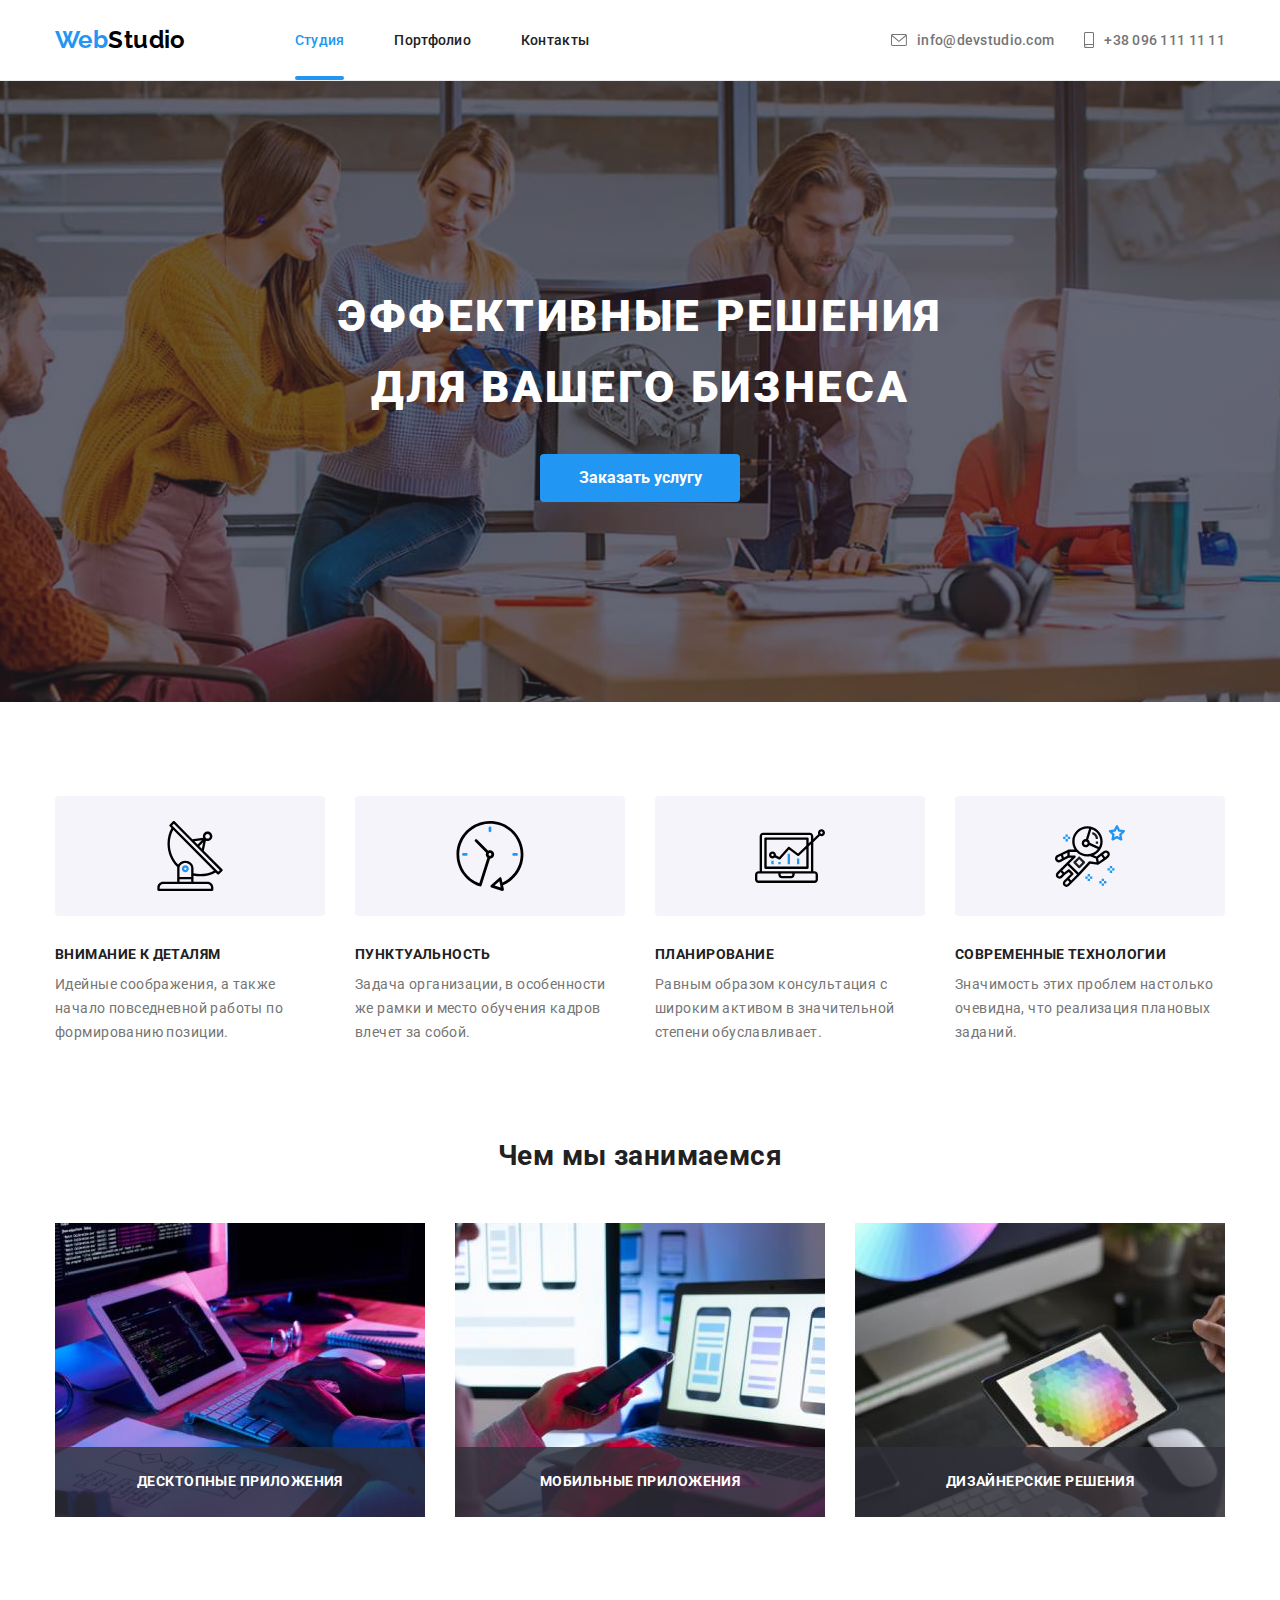
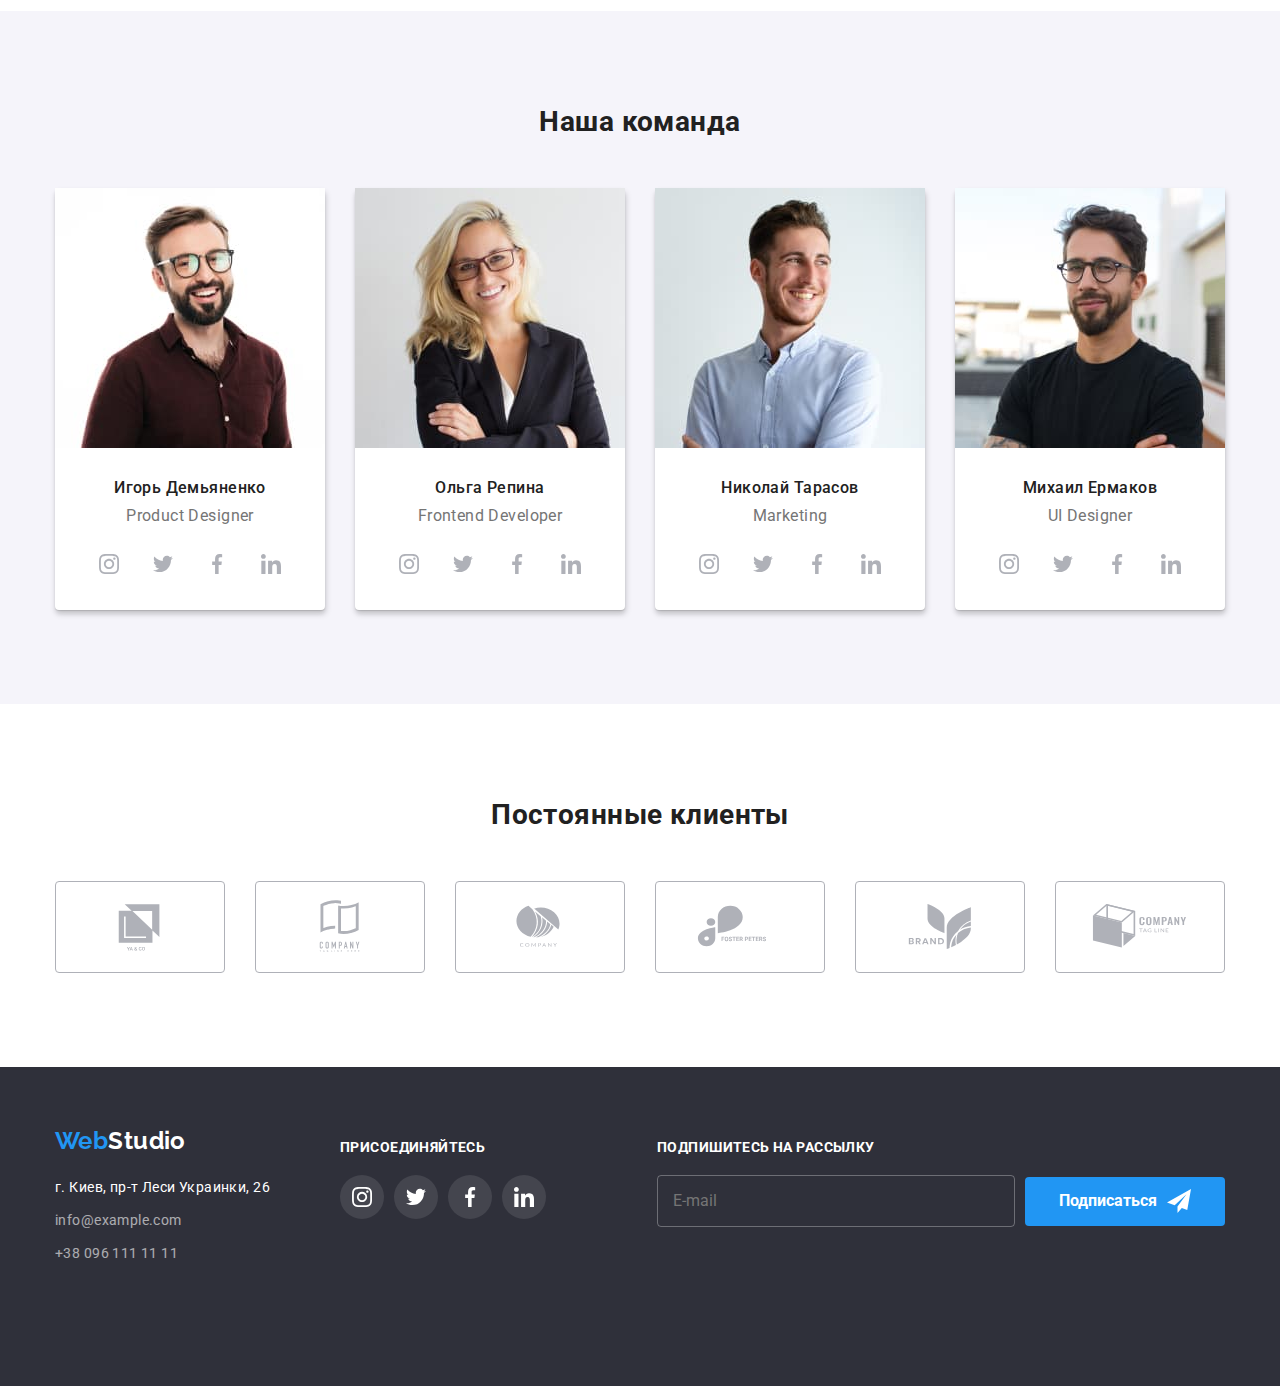
<file: index.html>
<!DOCTYPE html>
<html lang="ru">
  <head>
    <meta charset="UTF-8" />
    <meta http-equiv="X-UA-Compatible" content="IE=edge" />
    <meta name="viewport" content="width=device-width, initial-scale=1.0" />
    <title>WebStudio</title>
    <link rel="preconnect" href="https://fonts.googleapis.com" />
    <link rel="preconnect" href="https://fonts.gstatic.com" crossorigin />
    <link
      href="https://fonts.googleapis.com/css2?family=Raleway:wght@700&family=Roboto:wght@400;500;700;900&display=swap"
      rel="stylesheet"
    />
    <link
      rel="stylesheet"
      href="https://cdnjs.cloudflare.com/ajax/libs/modern-normalize/1.1.0/modern-normalize.min.css"
    />
    <link rel="stylesheet" href="./css/main.min.css" />
    <!-- <link rel="stylesheet" href="./css/styles.css" /> -->
  </head>
  <body>
    <header class="page-header">
      <nav class="container-nav">
        <a href="/" class="logo"
          >Web<span class="logo__part-color">Studio</span></a
        >

        <button type="button" class="menu-button js-open-menu">
          <svg
            width="40"
            height="40"
            aria-label="переключатель мобильного меню"
          >
            <!-- <use class="icon-cross" href="./images/sprite.svg#icon-close"></use> -->
            <use class="icon-menu" href="./images/sprite.svg#icon-menu"></use>
          </svg>
        </button>

        <nav class="menu-container js-menu-container" id="menu-container">
          <button type="button" class="close-menu-button js-close-menu">
            <svg
              width="40"
              height="40"
              aria-label="переключатель мобильного меню"
            >
              <use
                class="icon-cross"
                href="./images/sprite.svg#icon-close"
              ></use>
              <!-- <use class="icon-menu" href="./images/sprite.svg#icon-menu"></use> -->
            </svg>
          </button>

          <ul class="site-nav">
            <li class="site-nav__item">
              <a
                href="./index.html"
                class="site-nav__link-nav site-nav__link-nav--current"
                >Студия</a
              >
            </li>
            <li class="site-nav__item">
              <a href="./portfolio.html" class="site-nav__link-nav"
                >Портфолио</a
              >
            </li>
            <li class="site-nav__item">
              <a href="/" class="site-nav__link-nav">Контакты</a>
            </li>
          </ul>
          <ul class="auth-nav">
            <li class="auth-nav__item">
              <a href="emailto:info@devstudio.com" class="auth-nav__auth-link"
                ><svg class="auth-nav__icon" width="16" height="12">
                  <use href="./images/sprite.svg#icon-envelope"></use>
                </svg>
                info@devstudio.com</a
              >
            </li>
            <li class="auth-nav__item">
              <a href="tel:+380961111111" class="auth-nav__auth-link">
                <svg class="auth-nav__icon" width="10" height="16">
                  <use href="./images/sprite.svg#icon-smartphone"></use>
                </svg>
                +38 096 111 11 11</a
              >
            </li>
          </ul>

          <ul class="short-social-list">
            <li><a>Instagramm</a></li>
            <li><a>Twitter</a></li>
            <li><a>Facebook</a></li>
            <li><a>LinkedIn</a></li>
          </ul>
        </nav>
      </nav>
    </header>

    <main>
      <section class="hero">
        <h1 class="hero__title">Эффективные решения для вашего бизнеса</h1>
        <button type="button" class="button" data-modal-open>
          Заказать услугу
        </button>
      </section>

      <section class="section">
        <div class="container">
          <h2 class="visually-hidden">conseption_скрытый</h2>
          <ul class="conseption">
            <li class="item">
              <div class="conseption__icon-backgr">
                <svg class="conseption__icon">
                  <use href="./images/sprite.svg#icon-antenna"></use>
                </svg>
              </div>
              <h3 class="conseption__title">Внимание к деталям</h3>
              <p>
                Идейные соображения, а также начало повседневной работы по
                формированию позиции.
              </p>
            </li>
            <li class="item">
              <div class="conseption__icon-backgr">
                <svg class="conseption__icon">
                  <use href="./images/sprite.svg#icon-clock"></use>
                </svg>
              </div>
              <h3 class="conseption__title">Пунктуальность</h3>
              <p>
                Задача организации, в особенности же рамки и место обучения
                кадров влечет за собой.
              </p>
            </li>
            <li class="item">
              <div class="conseption__icon-backgr">
                <svg class="conseption__icon">
                  <use href="./images/sprite.svg#icon-diagram"></use>
                </svg>
              </div>
              <h3 class="conseption__title">Планирование</h3>
              <p>
                Равным образом консультация с широким активом в значительной
                степени обуславливает.
              </p>
            </li>
            <li class="item">
              <div class="conseption__icon-backgr">
                <svg class="conseption__icon">
                  <use href="./images/sprite.svg#icon-astronaut"></use>
                </svg>
              </div>
              <h3 class="conseption__title">Современные технологии</h3>
              <p>
                Значимость этих проблем настолько очевидна, что реализация
                плановых заданий.
              </p>
            </li>
          </ul>
        </div>
      </section>

      <section class="section section-doings section--no-padding">
        <div class="container">
          <h2 class="section__title">Чем мы занимаемся</h2>

          <ul class="doings">
            <li class="doings__item">
              <img
                srcset="./images/img1_x2.jpg 2x, ./images/img1.jpg 1x"
                src="./images/img1.jpg"
                alt="close-up-image-programer-working-his-desk-office"
                width="370"
                height="294"
              />

              <h2 class="doings__title">Десктопные приложения</h2>
            </li>

            <li class="doings__item">
              <img
                srcset="./images/img2_x2.jpg 2x, ./images/img2.jpg 1x"
                src="./images/img2.jpg"
                alt="web-ui-designers-are-developing-application-smartphones-team-creators-is-working-interface-mobile-phones"
                width="370"
                height="294"
              />
              <h2 class="doings__title">Мобильные приложения</h2>
            </li>
            <li class="doings__item">
              <img
                srcset="./images/img3_x2.jpg 2x, ./images/img3.jpg 1x"
                src="./images/img3.jpg"
                alt="creative-artist-web-design-with-working-colour-selection-graphic-tablet"
                width="370"
                height="294"
              />
              <h2 class="doings__title">Дизайнерские решения</h2>
            </li>
          </ul>
        </div>
      </section>

      <section class="section section--team">
        <div class="container">
          <h2 class="section__title">Наша команда</h2>
          <ul class="team-list">
            <li class="team-list__card">
              <img
                srcset="
                  ./images/IgorDem_x1.jpg 1x,
                  ./images/IgorDem_x2.jpg 2x          
                "
                src="./images/IgorDem_x2.jpg"
                alt="IgorDem-photo"
                
              />
              <div class="team-list__thumb">
                <h3 class="team-list__title">Игорь Демьяненко</h3>
                <p lang="en">Product Designer</p>
                <ul class="social-list">
                  <li>
                    <a href="/" class="social-media">
                      <svg class="social-icon" width="20" height="20">
                        <use href="./images/sprite.svg#icon-instagram"></use>
                      </svg>
                    </a>
                  </li>
                  <li>
                    <a href="/" class="social-media">
                      <svg class="social-icon" width="20" height="20">
                        <use href="./images/sprite.svg#icon-twitter"></use>
                      </svg>
                    </a>
                  </li>
                  <li>
                    <a href="/" class="social-media">
                      <svg class="social-icon" width="20" height="20">
                        <use href="./images/sprite.svg#icon-facebook"></use>
                      </svg>
                    </a>
                  </li>
                  <li>
                    <a href="/" class="social-media">
                      <svg class="social-icon" width="20" height="20">
                        <use href="./images/sprite.svg#icon-linkedin"></use>
                      </svg>
                    </a>
                  </li>
                </ul>
              </div>
            </li>
            <li class="team-list__card">
              <img
                srcset="
                  ./images/OlhaRepina_x2.jpg 2x,
                  ./images/OlhaRepina_x1.jpg 1x
                  
                "
                src="./images/OlhaRepina_x2.jpg"
                alt="OlhaRepina-photo"
                
              />
              <div class="team-list__thumb">
                <h3 class="team-list__title">Ольга Репина</h3>
                <p lang="en">Frontend Developer</p>
                <ul class="social-list">
                  <li>
                    <a href="/" class="social-media">
                      <svg class="social-icon" width="20" height="20">
                        <use href="./images/sprite.svg#icon-instagram"></use>
                      </svg>
                    </a>
                  </li>
                  <li>
                    <a href="/" class="social-media">
                      <svg class="social-icon" width="20" height="20">
                        <use href="./images/sprite.svg#icon-twitter"></use>
                      </svg>
                    </a>
                  </li>
                  <li>
                    <a href="/" class="social-media">
                      <svg class="social-icon" width="20" height="20">
                        <use href="./images/sprite.svg#icon-facebook"></use>
                      </svg>
                    </a>
                  </li>
                  <li>
                    <a href="/" class="social-media">
                      <svg class="social-icon" width="20" height="20">
                        <use href="./images/sprite.svg#icon-linkedin"></use>
                      </svg>
                    </a>
                  </li>
                </ul>
              </div>
            </li>
            <li class="team-list__card">
              <img
                srcset="
                  ./images/NikTarasov_x2.jpg 2x,
                  ./images/NikTarasov_x1.jpg 1x
                  
                "
                src="./images/NikTarasov_x2.jpg"
                alt="NikTarasov-photo"
                
              />
              <div class="team-list__thumb">
                <h3 class="team-list__title">Николай Тарасов</h3>
                <p lang="en">Marketing</p>
                <ul class="social-list">
                  <li>
                    <a href="/" class="social-media">
                      <svg class="social-icon" width="20" height="20">
                        <use href="./images/sprite.svg#icon-instagram"></use>
                      </svg>
                    </a>
                  </li>
                  <li>
                    <a href="/" class="social-media">
                      <svg class="social-icon" width="20" height="20">
                        <use href="./images/sprite.svg#icon-twitter"></use>
                      </svg>
                    </a>
                  </li>
                  <li>
                    <a href="/" class="social-media">
                      <svg class="social-icon" width="20" height="20">
                        <use href="./images/sprite.svg#icon-facebook"></use>
                      </svg>
                    </a>
                  </li>
                  <li>
                    <a href="/" class="social-media">
                      <svg class="social-icon" width="20" height="20">
                        <use href="./images/sprite.svg#icon-linkedin"></use>
                      </svg>
                    </a>
                  </li>
                </ul>
              </div>
            </li>
            <li class="team-list__card">
            <img class="team-img"
                srcset="
                  ./images/MihYermakov_x2.jpg 2x,
                  ./images/MihYermakov_x1.jpg 1x
                                  "
                src="./images/MihYermakov_x2.jpg"
                alt="MihYermakov-photo"
                
              />
              <div class="team-list__thumb">
                <h3 class="team-list__title">Михаил Ермаков</h3>
                <p lang="en">UI Designer</p>
                <ul class="social-list">
                  <li>
                    <a href="/" class="social-media">
                      <svg class="social-icon" width="20" height="20">
                        <use href="./images/sprite.svg#icon-instagram"></use>
                      </svg>
                    </a>
                  </li>
                  <li>
                    <a href="/" class="social-media">
                      <svg class="social-icon" width="20" height="20">
                        <use href="./images/sprite.svg#icon-twitter"></use>
                      </svg>
                    </a>
                  </li>
                  <li>
                    <a href="/" class="social-media">
                      <svg class="social-icon" width="20" height="20">
                        <use href="./images/sprite.svg#icon-facebook"></use>
                      </svg>
                    </a>
                  </li>
                  <li>
                    <a href="/" class="social-media">
                      <svg class="social-icon" width="20" height="20">
                        <use href="./images/sprite.svg#icon-linkedin"></use>
                      </svg>
                    </a>
                  </li>
                </ul>
              </div>
            </li>
          </ul>
        </div>
      </section>
      <section class="section">
        <div class="container">
          <h2 class="section__title">Постоянные клиенты</h2>
          <ul class="client">
            <li class="client__item">
              <a href="/" class="client__link">
                <svg class="client__icon">
                  <use href="./images/sprite.svg#icon-client1"></use>
                </svg>
              </a>
            </li>
            <li class="client__item">
              <a href="/" class="client__link">
                <svg class="client__icon">
                  <use href="./images/sprite.svg#icon-client2"></use>
                </svg>
              </a>
            </li>
            <li class="client__item">
              <a href="/" class="client__link">
                <svg class="client__icon">
                  <use href="./images/sprite.svg#icon-client3"></use>
                </svg>
              </a>
            </li>
            <li class="client__item">
              <a href="/" class="client__link">
                <svg class="client__icon">
                  <use href="./images/sprite.svg#icon-client4"></use>
                </svg>
              </a>
            </li>
            <li class="client__item">
              <a href="/" class="client__link">
                <svg class="client__icon">
                  <use href="./images/sprite.svg#icon-client5"></use>
                </svg>
              </a>
            </li>
            <li class="client__item">
              <a href="/" class="client__link">
                <svg class="client__icon">
                  <use href="./images/sprite.svg#icon-client6"></use>
                </svg>
              </a>
            </li>
          </ul>
        </div>
      </section>
    </main>

    <footer class="footer">
      <div class="container">
        <div class="footer-box">
          <a href="/" class="logo"
            >Web<span class="logo__part-color">Studio</span></a
          >
          <address>
            <ul class="footer__address">
              <li>
                <a
                  href="https://bit.ly/3pXMvUd"
                  target="_blank"
                  rel="noopener noreferrer"
                  class="footer__adress-link"
                  >г. Киев, пр-т Леси Украинки, 26</a
                >
              </li>
              <li>
                <a
                  href="mailto:info@example.com"
                  class="footer__adress-link footer__adress-link--opacity"
                  >info@example.com</a
                >
              </li>
              <li>
                <a
                  href="tel:+380991111111"
                  class="footer__adress-link footer__adress-link--opacity"
                  >+38 096 111 11 11</a
                >
              </li>
            </ul>
          </address>
        </div>

        <div class="footer__social">
          <h2 class="footer__social-title">присоединяйтесь</h2>
          <ul class="social-list">
            <li>
              <a href="/" class="social-media">
                <svg class="social-icon" width="20" height="20">
                  <use href="./images/sprite.svg#icon-instagram"></use>
                </svg>
              </a>
            </li>
            <li>
              <a href="/" class="social-media">
                <svg class="social-icon" width="20" height="20">
                  <use href="./images/sprite.svg#icon-twitter"></use>
                </svg>
              </a>
            </li>
            <li>
              <a href="/" class="social-media">
                <svg class="social-icon" width="20" height="20">
                  <use href="./images/sprite.svg#icon-facebook"></use>
                </svg>
              </a>
            </li>
            <li>
              <a href="/" class="social-media">
                <svg class="social-icon" width="20" height="20">
                  <use href="./images/sprite.svg#icon-linkedin"></use>
                </svg>
              </a>
            </li>
          </ul>
        </div>

        <div class="footer__subscr">
          <h2 class="footer__social-title">Подпишитесь на рассылку</h2>
          <form class="subscr-form">
            <input
              type="text"
              name="e-mail"
              class="subscr-form__input"
              placeholder="E-mail"
            />
            <button type="submit" class="button button--send-email">
              Подписаться
              <svg class="social-icon" width="24" height="24">
                <use href="./images/sprite.svg#icon-send"></use>
              </svg>
            </button>
          </form>
        </div>
      </div>
    </footer>

    <div class="backdrop is-hidden" data-modal>
      <div class="modal">
        <button class="close-btn" type="button" data-modal-close>
          <svg class="close-btn__icon" width="32" height="32">
            <use href="./images/sprite.svg#icon-close"></use>
          </svg>
        </button>
        <h2 class="form-header">Оставьте свои данные, мы вам перезвоним</h2>
        <form action="/" method="post" class="form" autocomplete="off">
          <div class="form__group">
            <label for="name">Имя</label>

            <input type="text" id="name" name="name" />
            <svg class="input-icon" width="18" height="18">
              <use href="./images/sprite.svg#icon-person-black"></use>
            </svg>
          </div>

          <div class="form__group">
            <label for="phone">Телефон</label>
            <input type="tel" name="phone" id="phone" />
            <svg class="input-icon" width="18" height="18">
              <use href="./images/sprite.svg#icon-phone-black"></use>
            </svg>
          </div>

          <div class="form__group">
            <label for="email"> Почта</label>
            <input type="email" name="e-mail" id="email" />
            <svg class="input-icon" width="18" height="18">
              <use href="./images/sprite.svg#icon-email-black"></use>
            </svg>
          </div>

          <div class="form__group">
            <label for="comment">Комментарий</label>
            <textarea
              id="comment"
              name="comments"
              rows="5"
              placeholder="Введите текст"
            ></textarea>
          </div>

          <label class="form-acception">
            <input
              type="checkbox"
              name="accept"
              class="form-acception__check"
            />

            <span class="form-acception__icon"></span>

            Соглашаюсь с рассылкой и принимаю
            <a href="/"> Условия договора </a>
          </label>

          <button type="submit" class="button">Отправить</button>
        </form>
      </div>
    </div>

    <script src="./js/modal.js"></script>
    <script src="./js/mobile-menu.js"></script>
  </body>
</html>
</file>
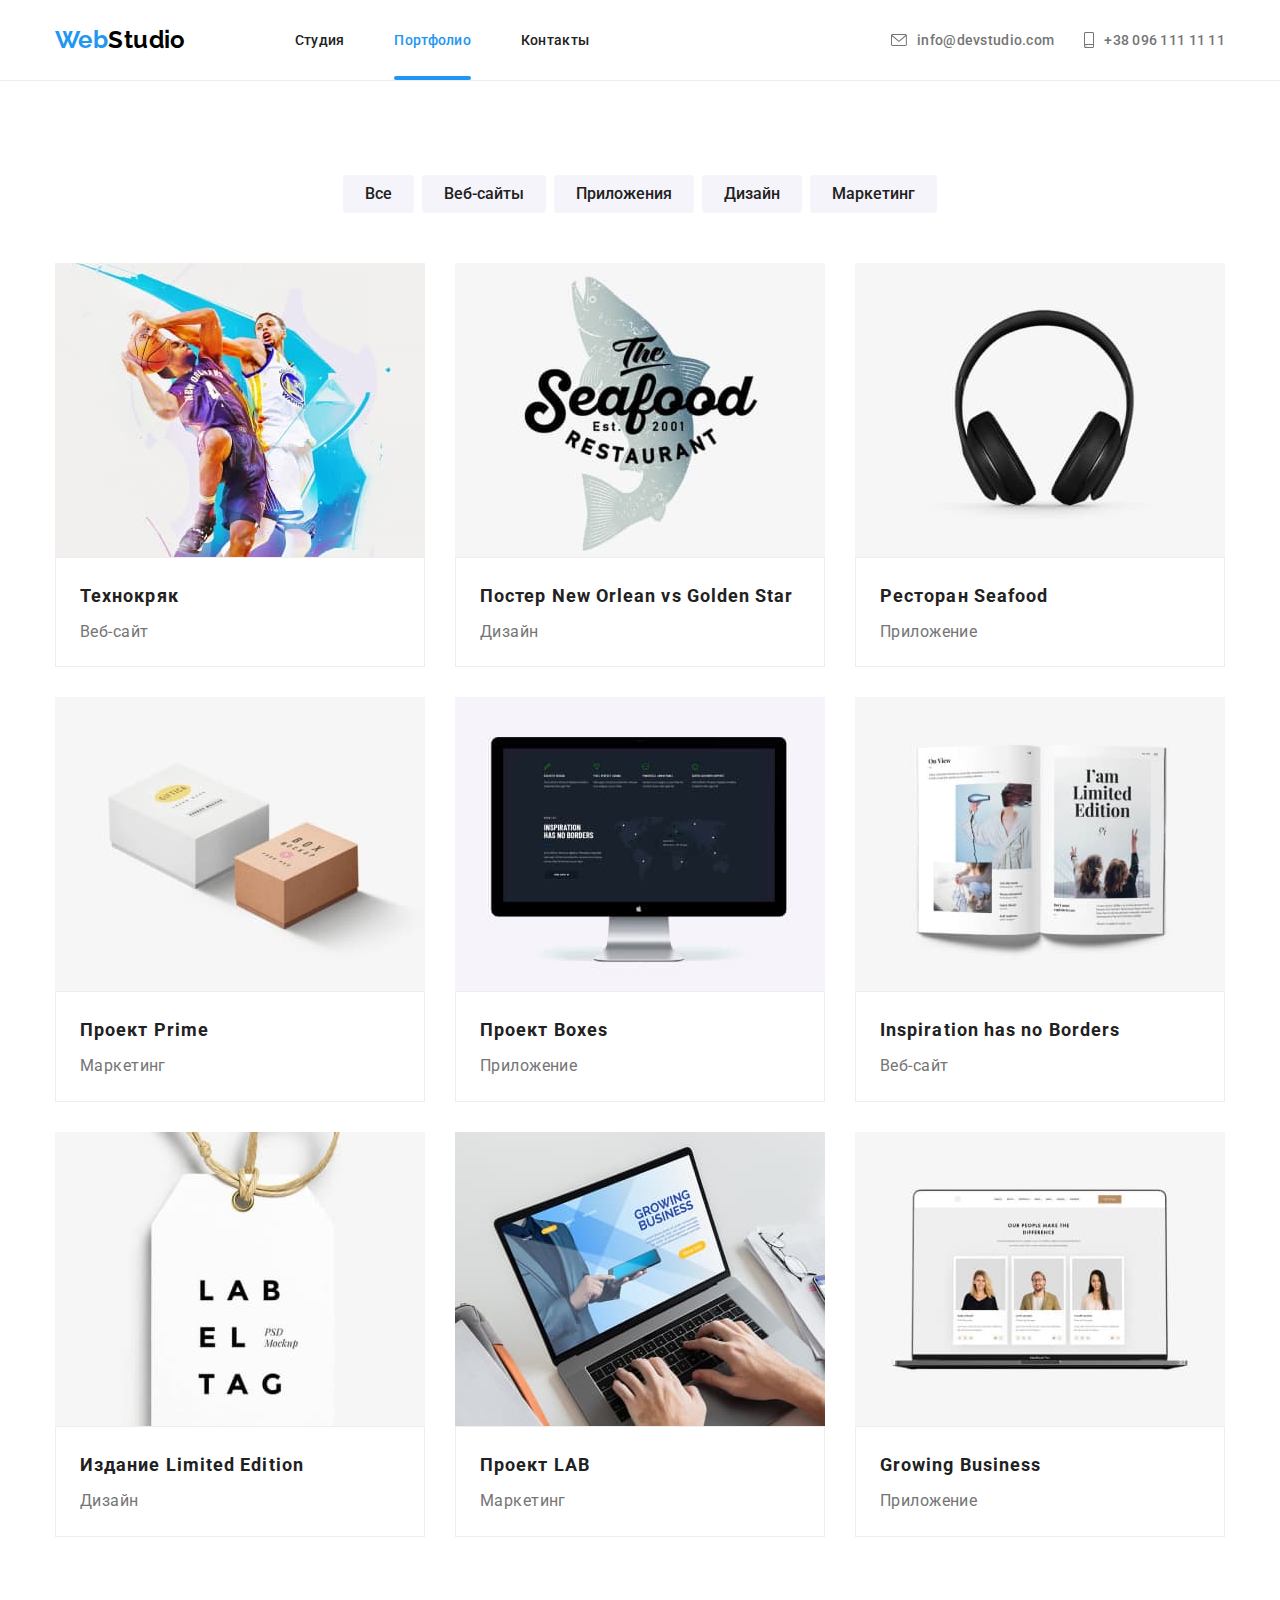
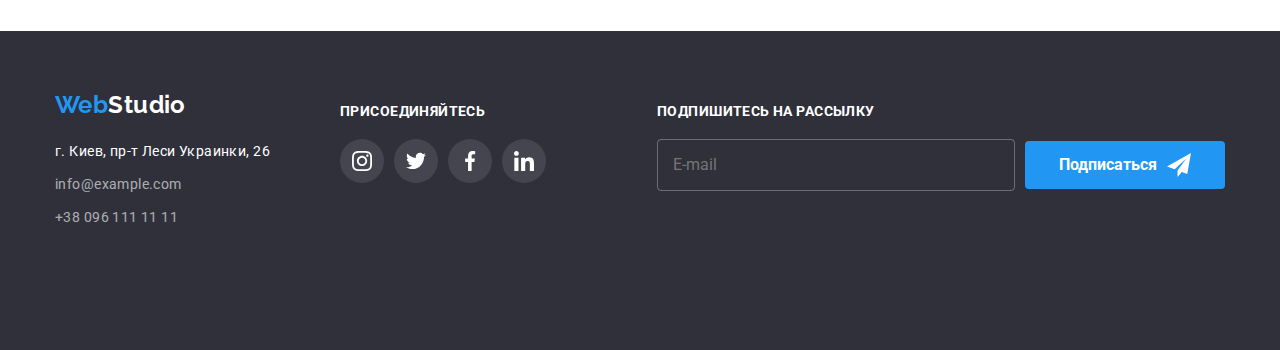
<file: portfolio.html>
<!DOCTYPE html>
<html lang="ru">
  <head>
    <meta charset="UTF-8" />
    <meta http-equiv="X-UA-Compatible" content="IE=edge" />
    <meta name="viewport" content="width=device-width, initial-scale=1.0" />
    <title>Portfolio</title>
    <link rel="preconnect" href="https://fonts.googleapis.com" />
    <link rel="preconnect" href="https://fonts.gstatic.com" crossorigin />
    <link
      href="https://fonts.googleapis.com/css2?family=Raleway:wght@700&family=Roboto:wght@400;500;700;900&display=swap"
      rel="stylesheet"
    />
    <link
      rel="stylesheet"
      href="https://cdnjs.cloudflare.com/ajax/libs/modern-normalize/1.1.0/modern-normalize.min.css"
    />
    <link rel="stylesheet" href="./css/main.min.css" />
    <!-- <link rel="stylesheet" href="./css/styles.css" /> -->
  </head>
  <body>
    <header class="page-header">
      <nav class="container-nav">
        <a href="/" class="logo"
          >Web<span class="logo__part-color">Studio</span></a
        >

        <button type="button" class="menu-button js-open-menu">
          <svg
            width="40"
            height="40"
            aria-label="переключатель мобильного меню"
          >
            <!-- <use class="icon-cross" href="./images/sprite.svg#icon-close"></use> -->
            <use class="icon-menu" href="./images/sprite.svg#icon-menu"></use>
          </svg>
        </button>

        <nav class="menu-container js-menu-container" id="menu-container">
          <button type="button" class="close-menu-button js-close-menu">
            <svg
              width="40"
              height="40"
              aria-label="переключатель мобильного меню"
            >
              <use
                class="icon-cross"
                href="./images/sprite.svg#icon-close"
              ></use>
              <!-- <use class="icon-menu" href="./images/sprite.svg#icon-menu"></use> -->
            </svg>
          </button>

          <ul class="site-nav">
            <li class="site-nav__item">
              <a href="./index.html" class="site-nav__link-nav">Студия</a>
            </li>
            <li class="site-nav__item">
              <a
                href="./portfolio.html"
                class="site-nav__link-nav site-nav__link-nav--current"
                >Портфолио</a
              >
            </li>
            <li class="site-nav__item">
              <a href="/" class="site-nav__link-nav">Контакты</a>
            </li>
          </ul>
          <ul class="auth-nav">
            <li class="auth-nav__item">
              <a href="emailto:info@devstudio.com" class="auth-nav__auth-link"
                ><svg class="auth-nav__icon" width="16" height="12">
                  <use href="./images/sprite.svg#icon-envelope"></use>
                </svg>
                info@devstudio.com</a
              >
            </li>
            <li class="auth-nav__item">
              <a href="tel:+380961111111" class="auth-nav__auth-link">
                <svg class="auth-nav__icon" width="10" height="16">
                  <use href="./images/sprite.svg#icon-smartphone"></use>
                </svg>
                +38 096 111 11 11</a
              >
            </li>
          </ul>

          <ul class="short-social-list">
            <li><a>Instagramm</a></li>
            <li><a>Twitter</a></li>
            <li><a>Facebook</a></li>
            <li><a>LinkedIn</a></li>
          </ul>
        </nav>
      </nav>
    </header>

    <main>
      <section class="section">
        <div class="container">
          <h1 class="visually-hidden">projects</h1>
          <ul class="filtr-button-list">
            <li><button type="button" class="filtr-button">Все</button></li>
            <li>
              <button type="button" class="filtr-button">Веб-сайты</button>
            </li>
            <li>
              <button type="button" class="filtr-button">Приложения</button>
            </li>
            <li><button type="button" class="filtr-button">Дизайн</button></li>
            <li>
              <button type="button" class="filtr-button">Маркетинг</button>
            </li>
          </ul>

          <ul class="project-example">
            <li class="project-example__item">
              <a href="#" target="_blank">
                <article class="card">
                  <div class="card__thumb">
                    <img
                      srcset="./images/portf1_x2.jpg 2x, ./images/portf1.jpg 1x"
                      src="./images/portf1.jpg"
                      alt="portfolio1"
                    />
                    <p class="card__hover">
                      Ресурс предлагает комплексные предложения с разным уровнем
                      функционала и сервисов. Все это позволит посетителю
                      получить исчерпывающие сведения о компании или частном
                      лице.
                    </p>
                  </div>

                  <div class="card__content">
                    <h2 class="project-example__title">Технокряк</h2>
                    <p class="project-example__def">Веб-сайт</p>
                  </div>
                </article>
              </a>
            </li>

            <li class="project-example__item">
              <a href="#" target="_blank">
                <article class="card">
                  <div class="card__thumb">
                    <img
                      srcset="./images/portf2_x2.jpg 2x, ./images/portf2.jpg 1x"
                      src="./images/portf2.jpg"
                      alt="portfolio2"
                    />
                    <p class="card__hover">
                      Ресурс предлагает комплексные предложения с разным уровнем
                      функционала и сервисов. Все это позволит посетителю
                      получить исчерпывающие сведения о компании или частном
                      лице.
                    </p>
                  </div>
                  <div class="card__content">
                    <h2 class="project-example__title">
                      Постер New Orlean vs Golden Star
                    </h2>
                    <p class="project-example__def">Дизайн</p>
                  </div>
                </article>
              </a>
            </li>

            <li class="project-example__item">
              <a href="#" target="_blank">
                <article class="card">
                  <div class="card__thumb">
                    <img
                      srcset="./images/portf3_x2.jpg 2x, ./images/portf3.jpg 1x"
                      src="./images/portf3.jpg"
                      alt="portfolio3"
                    />
                    <p class="card__hover">
                      Ресурс предлагает комплексные предложения с разным уровнем
                      функционала и сервисов. Все это позволит посетителю
                      получить исчерпывающие сведения о компании или частном
                      лице.
                    </p>
                  </div>
                  <div class="card__content">
                    <h2 class="project-example__title">Ресторан Seafood</h2>
                    <p class="project-example__def">Приложение</p>
                  </div>
                </article>
              </a>
            </li>

            <li class="project-example__item">
              <a href="#" target="_blank">
                <article class="card">
                  <div class="card__thumb">
                    <img
                      srcset="./images/portf4_x2.jpg 2x, ./images/portf4.jpg 1x"
                      src="./images/portf4.jpg"
                      alt="portfolio4"
                    />
                    <p class="card__hover">
                      Ресурс предлагает комплексные предложения с разным уровнем
                      функционала и сервисов. Все это позволит посетителю
                      получить исчерпывающие сведения о компании или частном
                      лице.
                    </p>
                  </div>
                  <div class="card__content">
                    <h2 class="project-example__title">Проект Prime</h2>
                    <p class="project-example__def">Маркетинг</p>
                  </div>
                </article>
              </a>
            </li>

            <li class="project-example__item">
              <a href="#" target="_blank">
                <article class="card">
                  <div class="card__thumb">
                    <img
                      srcset="./images/portf5_x2.jpg 2x, ./images/portf5.jpg 1x"
                      src="./images/portf5.jpg"
                      alt="portfolio5"
                    />
                    <p class="card__hover">
                      Ресурс предлагает комплексные предложения с разным уровнем
                      функционала и сервисов. Все это позволит посетителю
                      получить исчерпывающие сведения о компании или частном
                      лице.
                    </p>
                  </div>
                  <div class="card__content">
                    <h2 class="project-example__title">Проект Boxes</h2>
                    <p class="project-example__def">Приложение</p>
                  </div>
                </article>
              </a>
            </li>

            <li class="project-example__item">
              <a href="#" target="_blank">
                <article class="card">
                  <div class="card__thumb">
                    <img
                      srcset="./images/portf6_x2.jpg 2x, ./images/portf6.jpg 1x"
                      src="./images/portf6.jpg"
                      alt="portfolio6"
                    />
                    <p class="card__hover">
                      Ресурс предлагает комплексные предложения с разным уровнем
                      функционала и сервисов. Все это позволит посетителю
                      получить исчерпывающие сведения о компании или частном
                      лице.
                    </p>
                  </div>
                  <div class="card__content">
                    <h2 class="project-example__title">
                      Inspiration has no Borders
                    </h2>
                    <p class="project-example__def">Веб-сайт</p>
                  </div>
                </article>
              </a>
            </li>

            <li class="project-example__item">
              <a href="#" target="_blank">
                <article class="card">
                  <div class="card__thumb">
                    <img
                      srcset="./images/portf7_x2.jpg 2x, ./images/portf7.jpg 1x"
                      src="./images/portf7.jpg"
                      alt="portfolio7"
                    />
                    <p class="card__hover">
                      Ресурс предлагает комплексные предложения с разным уровнем
                      функционала и сервисов. Все это позволит посетителю
                      получить исчерпывающие сведения о компании или частном
                      лице.
                    </p>
                  </div>
                  <div class="card__content">
                    <h2 class="project-example__title">
                      Издание Limited Edition
                    </h2>
                    <p class="project-example__def">Дизайн</p>
                  </div>
                </article>
              </a>
            </li>

            <li class="project-example__item">
              <a href="#" target="_blank">
                <article class="card">
                  <div class="card__thumb">
                    <img
                      srcset="./images/portf8_x2.jpg 2x, ./images/portf8.jpg 1x"
                      src="./images/portf8.jpg"
                      alt="portfolio8"
                    />
                    <p class="card__hover">
                      Ресурс предлагает комплексные предложения с разным уровнем
                      функционала и сервисов. Все это позволит посетителю
                      получить исчерпывающие сведения о компании или частном
                      лице.
                    </p>
                  </div>
                  <div class="card__content">
                    <h2 class="project-example__title">Проект LAB</h2>
                    <p class="project-example__def">Маркетинг</p>
                  </div>
                </article>
              </a>
            </li>

            <li class="project-example__item">
              <a href="#" target="_blank">
                <article class="card">
                  <div class="card__thumb">
                    <img
                      srcset="./images/portf9_x2.jpg 2x, ./images/portf9.jpg 1x"
                      src="./images/portf9.jpg"
                      alt="portfolio9"
                    />
                    <p class="card__hover">
                      Ресурс предлагает комплексные предложения с разным уровнем
                      функционала и сервисов. Все это позволит посетителю
                      получить исчерпывающие сведения о компании или частном
                      лице.
                    </p>
                  </div>
                  <div class="card__content">
                    <h2 class="project-example__title">Growing Business</h2>
                    <p class="project-example__def">Приложение</p>
                  </div>
                </article>
              </a>
            </li>
          </ul>
        </div>
      </section>
    </main>

    <footer class="footer">
      <div class="container">
        <div>
          <a href="/" class="logo"
            >Web<span class="logo__part-color">Studio</span></a
          >
          <address>
            <ul class="footer__address">
              <li>
                <a
                  href="https://bit.ly/3pXMvUd"
                  target="_blank"
                  rel="noopener noreferrer"
                  class="footer__adress-link"
                  >г. Киев, пр-т Леси Украинки, 26</a
                >
              </li>
              <li>
                <a
                  href="mailto:info@example.com"
                  class="footer__adress-link footer__adress-link--opacity"
                  >info@example.com</a
                >
              </li>
              <li>
                <a
                  href="tel:+380991111111"
                  class="footer__adress-link footer__adress-link--opacity"
                  >+38 096 111 11 11</a
                >
              </li>
            </ul>
          </address>
        </div>

        <div class="footer__social">
          <h2 class="footer__social-title">присоединяйтесь</h2>
          <ul class="social-list">
            <li>
              <a href="/" class="social-media">
                <svg class="social-icon" width="20" height="20">
                  <use href="./images/sprite.svg#icon-instagram"></use>
                </svg>
              </a>
            </li>
            <li>
              <a href="/" class="social-media">
                <svg class="social-icon" width="20" height="20">
                  <use href="./images/sprite.svg#icon-twitter"></use>
                </svg>
              </a>
            </li>
            <li>
              <a href="/" class="social-media">
                <svg class="social-icon" width="20" height="20">
                  <use href="./images/sprite.svg#icon-facebook"></use>
                </svg>
              </a>
            </li>
            <li>
              <a href="/" class="social-media">
                <svg class="social-icon" width="20" height="20">
                  <use href="./images/sprite.svg#icon-linkedin"></use>
                </svg>
              </a>
            </li>
          </ul>
        </div>

        <div class="footer__subscr">
          <h2 class="footer__social-title">Подпишитесь на рассылку</h2>
          <form class="subscr-form">
            <input
              type="text"
              name="e-mail"
              class="subscr-form__input"
              placeholder="E-mail"
            />
            <button type="submit" class="button button--send-email">
              Подписаться
              <svg class="social-icon" width="24" height="24">
                <use href="./images/sprite.svg#icon-send"></use>
              </svg>
            </button>
          </form>
        </div>
      </div>
    </footer>

    <script src="./js/mobile-menu.js"></script>
  </body>
</html>
</file>
<file: css/main.min.css>
:root{--main-color: rgba(117, 117, 117, 1);--headers-color: rgba(33, 33, 33, 1);--accent-color: #2196f3;--white-color: rgba(255, 255, 255, 1);--back2-color: #2f303a;--button-team-backgr: #f5f4fa;--button-hover: #188ce8;--section-backgr: #e5e5e5;--black: rgba(0, 0, 0, 1);--header-border: #ececec;--card-set-gap: 30px;--card-border: #eeeeee;--card-shadow: 0px 1px 1px rgba(0, 0, 0, 0.12), 0px 4px 4px rgba(0, 0, 0, 0.06), 1px 4px 6px rgba(0, 0, 0, 0.16);--icon-fill: rgba(175, 177, 184, 1);--social-icon-bcgr-footer: rgba(255, 255, 255, 0.1);--transition-function: cubic-bezier(0.4, 0, 0.2, 1);--button-shadow: 0px 4px 4px rgba(0, 0, 0, 0.15);--doings-cover: rgba(47, 48, 58, 0.8);--border-client-link: #afb1b8;--semi-black: #212121}.visually-hidden{position:absolute;width:1px;height:1px;margin:-1px;border:0;padding:0;white-space:nowrap;-webkit-clip-path:inset(100%);clip-path:inset(100%);clip:rect(0 0 0 0);overflow:hidden}.section{padding:60px 0}@media screen and (min-width: 768px){.section{padding:94px 0}}.section--no-padding{padding-top:0}.section--team{background-color:var(--button-team-backgr)}.section__title{color:var(--headers-color);font-weight:700;font-size:28px;line-height:1.2;margin-top:0;margin-bottom:50px;text-align:center}.container{margin-left:auto;margin-right:auto;margin-top:0;margin-bottom:0;width:100%;padding-left:15px;padding-right:15px}@media screen and (min-width: 480px){.container{width:480px}}@media screen and (min-width: 768px){.container{width:768px}}@media screen and (min-width: 1200px){.container{width:1200px}}body{background-color:var(--white-color);color:var(--main-color);font-family:"Roboto",sans-serif;font-style:normal;font-weight:400;font-size:14px;letter-spacing:.03em}body.modal-open{overflow:hidden}a{text-decoration:none;color:inherit}ul{list-style:none;padding:0;margin:0}h1,h2,h3,h4,h5,h6,p{margin:0}img{display:block;width:100%;height:autos}.page-header{position:relative;border-bottom:1px solid var(--header-border)}.page-header .container-nav{display:-webkit-box;display:-ms-flexbox;display:flex;-webkit-box-align:center;-ms-flex-align:center;align-items:center;width:100%;-webkit-box-pack:justify;-ms-flex-pack:justify;justify-content:space-between;padding:0 15px}@media screen and (max-width: 767px){.page-header .container-nav{padding:16px 10px 16px 15px}}@media screen and (min-width: 768px){.page-header .container-nav{width:768px;margin-left:auto;margin-right:auto;margin-top:0;margin-bottom:0;padding:15px 15px}}@media screen and (min-width: 1200px){.page-header .container-nav{width:1200px;-webkit-box-pack:justify;-ms-flex-pack:justify;justify-content:space-between;padding:0 15px}}@media screen and (max-width: 767px){.auth-nav{display:-webkit-box;display:-ms-flexbox;display:flex;-webkit-box-orient:vertical;-webkit-box-direction:reverse;-ms-flex-direction:column-reverse;flex-direction:column-reverse;gap:32px}}@media screen and (min-width: 768px){.auth-nav{margin-left:auto;-webkit-box-align:center;-ms-flex-align:center;align-items:center;gap:10px;line-height:1;letter-spacing:.02em;font-weight:500}}@media screen and (min-width: 1200px){.auth-nav{display:-webkit-box;display:-ms-flexbox;display:flex;-webkit-box-align:center;-ms-flex-align:center;align-items:center;gap:30px}}@media screen and (max-width: 767px){.auth-nav__item:first-child{font-size:24px;color:inherit}.auth-nav__item:last-child{font-size:34px;color:var(--accent-color)}}@media screen and (min-width: 768px){.auth-nav__auth-link{display:-webkit-box;display:-ms-flexbox;display:flex;-webkit-box-align:center;-ms-flex-align:center;align-items:center;color:inherit;padding:5px 0;-webkit-transition-property:color;transition-property:color;-webkit-transition-duration:250ms;transition-duration:250ms;-webkit-transition-timing-function:var(--transition-function);transition-timing-function:var(--transition-function)}.auth-nav__auth-link:hover,.auth-nav__auth-link:focus{color:var(--accent-color)}}@media screen and (min-width: 1200px){.auth-nav__auth-link{padding:32px 0}}.auth-nav__icon{display:-webkit-inline-box;display:-ms-inline-flexbox;display:inline-flex;margin-right:10px;fill:currentColor}@media screen and (max-width: 767px){.auth-nav__icon{display:none}}@media screen and (max-width: 767px){.site-nav{margin-bottom:302px;color:var(--black)}}@media screen and (min-width: 768px){.site-nav{color:var(--headers-color);display:-webkit-box;display:-ms-flexbox;display:flex;margin-right:88px;gap:50px;-webkit-box-align:center;-ms-flex-align:center;align-items:center;line-height:1;letter-spacing:.02em;font-weight:500}}@media screen and (min-width: 1200px){.site-nav{display:-webkit-box;display:-ms-flexbox;display:flex;-webkit-box-flex:1;-ms-flex-positive:1;flex-grow:1;margin-left:93px;margin-right:302px}}@media screen and (max-width: 767px){.site-nav__item{margin-bottom:32px}.site-nav__item :last-child{margin-bottom:0}}.site-nav__link-nav{font-weight:500;position:relative}.site-nav__link-nav:hover,.site-nav__link-nav:focus{color:var(--accent-color)}.site-nav__link-nav--current{color:var(--accent-color)}@media screen and (min-width: 768px){.site-nav__link-nav{padding:32px 0}.site-nav__link-nav--current{color:var(--accent-color)}.site-nav__link-nav--current::after{position:absolute;bottom:0;right:0;display:block;width:100%;height:4px;content:" ";background-color:var(--accent-color);border-radius:2px}}.logo{color:var(--accent-color);font-family:"Raleway",sans-serif;font-style:normal;font-weight:700;font-size:24px;line-height:1.2}.logo__part-color{color:var(--black)}.menu-button{margin-left:auto;border:none;padding:0;background-color:rgba(0,0,0,0);display:-webkit-inline-box;display:-ms-inline-flexbox;display:inline-flex}@media screen and (min-width: 768px){.menu-button{display:none}}.menu-button:hover .icon-menu{cursor:pointer;fill:var(--accent-color)}.menu-container{font-size:40px;display:block;background-color:#fff}@media screen and (max-width: 767px){.menu-container{display:none;position:absolute;width:100%;left:0;top:0;height:796px;padding:48px 40px}.menu-container.is-open{display:block;z-index:1;overflow-y:auto}}@media screen and (min-width: 768px){.menu-container{display:-webkit-box;display:-ms-flexbox;display:flex;font-size:14px;-webkit-box-align:center;-ms-flex-align:center;align-items:center;-webkit-box-pack:justify;-ms-flex-pack:justify;justify-content:space-between}}.close-menu-button{position:absolute;right:15px;top:15px;border:none;background-color:rgba(0,0,0,0)}.close-menu-button:hover{fill:var(--accent-color);cursor:pointer}@media screen and (min-width: 768px){.close-menu-button{display:none}}.icon-menu{margin:0 auto}@media screen and (min-width: 768px){.icon-menu{display:none}}@media screen and (max-width: 767px){.short-social-list{display:-webkit-box;display:-ms-flexbox;display:flex;font-size:18px;font-weight:500;color:var(--accent-color);-webkit-box-pack:start;-ms-flex-pack:start;justify-content:flex-start;margin-top:64px;width:357px}}@media screen and (max-width: 767px){.short-social-list li{display:block;border-right:1px solid rgba(33,33,33,.2);padding:10px;text-align:center}.short-social-list li:hover{cursor:pointer}.short-social-list li:first-child{padding-left:0}.short-social-list li:last-child{border:none}}@media screen and (min-width: 768px){.short-social-list li{display:none}}.hero{background-repeat:no-repeat;width:100%;margin-left:auto;margin-right:auto;background-position:center;background-size:cover;text-align:center;padding:118px 0;background-color:var(--back2-color);background-image:-webkit-gradient(linear, left top, left bottom, from(rgba(47, 48, 58, 0.4)), to(rgba(47, 48, 58, 0.4))),url("../images/hero_img_mobile.jpg");background-image:linear-gradient(rgba(47, 48, 58, 0.4), rgba(47, 48, 58, 0.4)),url("../images/hero_img_mobile.jpg")}@media(min-device-pixel-ratio: 2),(-webkit-min-device-pixel-ratio: 2),(min-resolution: 192dpi),(min-resolution: 2dppx){.hero{background-image:-webkit-gradient(linear, left top, left bottom, from(rgba(47, 48, 58, 0.4)), to(rgba(47, 48, 58, 0.4))),url("../images/hero_img_mobile_2x.jpg");background-image:linear-gradient(rgba(47, 48, 58, 0.4), rgba(47, 48, 58, 0.4)),url("../images/hero_img_mobile_2x.jpg")}}@media screen and (min-width: 768px){.hero{width:768px;padding:200px 0;background-image:-webkit-gradient(linear, left top, left bottom, from(rgba(47, 48, 58, 0.4)), to(rgba(47, 48, 58, 0.4))),url("../images/hero_img_tablet.jpg");background-image:linear-gradient(rgba(47, 48, 58, 0.4), rgba(47, 48, 58, 0.4)),url("../images/hero_img_tablet.jpg")}}@media screen and (min-width: 768px)and (min-device-pixel-ratio: 2),screen and (min-width: 768px)and (-webkit-min-device-pixel-ratio: 2),screen and (min-width: 768px)and (min-resolution: 192dpi),screen and (min-width: 768px)and (min-resolution: 2dppx){.hero{background-image:-webkit-gradient(linear, left top, left bottom, from(rgba(47, 48, 58, 0.4)), to(rgba(47, 48, 58, 0.4))),url("../images/hero_img_tablet_2x.jpg");background-image:linear-gradient(rgba(47, 48, 58, 0.4), rgba(47, 48, 58, 0.4)),url("../images/hero_img_tablet_2x.jpg")}}@media screen and (min-width: 1200px){.hero{max-width:1600px;width:100%;background-image:-webkit-gradient(linear, left top, left bottom, from(rgba(47, 48, 58, 0.4)), to(rgba(47, 48, 58, 0.4))),url("../images/Img_hero_bg.jpg");background-image:linear-gradient(rgba(47, 48, 58, 0.4), rgba(47, 48, 58, 0.4)),url("../images/Img_hero_bg.jpg")}.hero .hero__title{font-size:44px;width:696px}}@media screen and (min-width: 1200px)and (min-device-pixel-ratio: 2),screen and (min-width: 1200px)and (-webkit-min-device-pixel-ratio: 2),screen and (min-width: 1200px)and (min-resolution: 192dpi),screen and (min-width: 1200px)and (min-resolution: 2dppx){.hero{background-image:-webkit-gradient(linear, left top, left bottom, from(rgba(47, 48, 58, 0.4)), to(rgba(47, 48, 58, 0.4))),url("../images/Img_hero_bg_x2.jpg");background-image:linear-gradient(rgba(47, 48, 58, 0.4), rgba(47, 48, 58, 0.4)),url("../images/Img_hero_bg_x2.jpg")}}.hero__title{color:var(--white-color);letter-spacing:.06em;line-height:1.62;text-transform:uppercase;font-size:26px;font-weight:900;text-align:center;width:360px;margin-top:0;margin-bottom:30px;margin-left:auto;margin-right:auto}.button{color:var(--white-color);background-color:var(--accent-color);font-family:inherit;font-weight:700;font-size:16px;-webkit-box-shadow:0px 4px 4px var(--button-shadow);box-shadow:0px 4px 4px var(--button-shadow);border-radius:4px;border-width:0;line-height:1.8;display:inline-block;padding:10px 32px;min-width:200px;text-align:center;-webkit-transition-property:background-color;transition-property:background-color;-webkit-transition-duration:250ms;transition-duration:250ms;-webkit-transition-timing-function:var(--transition-function);transition-timing-function:var(--transition-function)}.button:hover,.button:focus{background-color:var(--button-hover);cursor:pointer}.filtr-button{font-family:inherit;font-weight:500;font-size:16px;line-height:1.6;color:var(--headers-color);background-color:var(--button-team-backgr);border-radius:4px;border-width:0;padding:6px 22px;-webkit-transition-property:color,background-color,-webkit-box-shadow;transition-property:color,background-color,-webkit-box-shadow;transition-property:color,box-shadow,background-color;transition-property:color,box-shadow,background-color,-webkit-box-shadow;-webkit-transition-duration:250ms;transition-duration:250ms;-webkit-transition-timing-function:var(--transition-function);transition-timing-function:var(--transition-function)}.filtr-button:hover,.filtr-button:focus{color:var(--white-color);background-color:var(--accent-color);cursor:pointer;-webkit-box-shadow:var(--card-shadow);box-shadow:var(--card-shadow)}@media screen and (max-width: 1200px){.section-doings{display:none}}.doings{display:-webkit-box;display:-ms-flexbox;display:flex;-webkit-box-orient:horizontal;-webkit-box-direction:normal;-ms-flex-direction:row;flex-direction:row;gap:30px}.doings__item{position:relative}.doings__title{display:block;color:var(--white-color);text-transform:uppercase;font-weight:700;font-size:14px;line-height:1.1;text-align:center;padding:27px 0;margin:0 auto;position:absolute;display:block;background-color:var(--doings-cover);margin:0 auto;bottom:0;left:0;min-width:370px}.conseption{padding:0;margin:0}@media screen and (min-width: 768px){.conseption{display:-webkit-box;display:-ms-flexbox;display:flex;-ms-flex-wrap:wrap;flex-wrap:wrap;gap:var(--card-set-gap)}}.conseption .item{margin-bottom:var(--card-set-gap)}@media screen and (min-width: 768px){.conseption .item{margin:0;-ms-flex-preferred-size:calc((100% - var(--card-set-gap))/2);flex-basis:calc((100% - var(--card-set-gap))/2)}}@media screen and (min-width: 1200px){.conseption .item{margin:0;max-width:270px}}.conseption__icon{content:"";display:block;width:70px;height:70px}.conseption__icon-backgr{display:-webkit-box;display:-ms-flexbox;display:flex;-webkit-box-align:center;-ms-flex-align:center;align-items:center;-webkit-box-pack:center;-ms-flex-pack:center;justify-content:center;background-color:var(--button-team-backgr);border-radius:4px;height:120px;width:100%}.conseption__title{color:var(--headers-color);width:100%;font-weight:700;line-height:1.2;margin-top:30px;margin-bottom:10px;text-transform:uppercase;text-align:center}@media screen and (min-width: 768px){.conseption__title{text-align:left;font-size:14px}}.conseption p{margin-top:0;margin-bottom:0;line-height:1.71}.team-list{display:-webkit-box;display:-ms-flexbox;display:flex;-webkit-box-orient:vertical;-webkit-box-direction:normal;-ms-flex-direction:column;flex-direction:column;text-align:center;gap:30px;font-size:16px}@media screen and (min-width: 768px){.team-list{display:-webkit-box;display:-ms-flexbox;display:flex;-webkit-box-orient:horizontal;-webkit-box-direction:normal;-ms-flex-direction:row;flex-direction:row;-ms-flex-wrap:wrap;flex-wrap:wrap;gap:var(--card-set-gap)}.team-list .team-list__card{-ms-flex-preferred-size:calc((100% - var(--card-set-gap))/2);flex-basis:calc((100% - var(--card-set-gap))/2)}}@media screen and (min-width: 1200px){.team-list{-webkit-box-orient:horizontal;-webkit-box-direction:normal;-ms-flex-direction:row;flex-direction:row;-ms-flex-wrap:wrap;flex-wrap:wrap;gap:var(--card-set-gap)}.team-list .team-list__card{max-width:270px}}.team-list__thumb{padding:30px 0 24px 0;width:100%}.team-list__card{width:100%;background-color:var(--white-color);-webkit-box-shadow:var(--card-shadow);box-shadow:var(--card-shadow);border-radius:4px}.team-list__title{color:var(--headers-color);font-weight:500;font-size:16px;line-height:1.2;width:100%;margin-bottom:10px}.social-list{display:-webkit-box;display:-ms-flexbox;display:flex;-webkit-box-pack:center;-ms-flex-pack:center;justify-content:center;-webkit-box-align:center;-ms-flex-align:center;align-items:center;margin-top:16px;gap:10px}.social-media{display:-webkit-box;display:-ms-flexbox;display:flex;-webkit-box-pack:center;-ms-flex-pack:center;justify-content:center;-webkit-box-align:center;-ms-flex-align:center;align-items:center;width:44px;height:44px;border-radius:22px;-webkit-transition:background-color 250ms var(--transition-function);transition:background-color 250ms var(--transition-function)}.social-media:hover,.social-media:focus{border-radius:50%;background-color:var(--accent-color)}.social-media:hover .social-icon,.social-media:focus .social-icon{fill:var(--white-color)}.social-icon{fill:var(--icon-fill)}.client{margin:0;padding:0;display:-webkit-box;display:-ms-flexbox;display:flex;gap:var(--card-set-gap);-ms-flex-wrap:wrap;flex-wrap:wrap}@media screen and (max-width: 479px){.client{-ms-flex-preferred-size:calc(100% - 1*var(--card-set-gap)/2);flex-basis:calc(100% - 1*var(--card-set-gap)/2);-webkit-box-pack:center;-ms-flex-pack:center;justify-content:center}}.client__item{width:210px;-webkit-box-pack:justify;-ms-flex-pack:justify;justify-content:space-between}@media screen and (min-width: 768px){.client__item{-ms-flex-preferred-size:calc((100% - 2*var(--card-set-gap))/3);flex-basis:calc((100% - 2*var(--card-set-gap))/3)}}@media screen and (min-width: 1200px){.client__item{-webkit-box-orient:horizontal;-webkit-box-direction:normal;-ms-flex-direction:row;flex-direction:row;-ms-flex-wrap:nowrap;flex-wrap:nowrap;max-width:170px}}.client__icon{width:106px;height:60px;fill:var(--icon-fill);-webkit-transition:fill 250ms var(--transition-function);transition:fill 250ms var(--transition-function)}.client__link{display:-webkit-box;display:-ms-flexbox;display:flex;-webkit-box-align:center;-ms-flex-align:center;align-items:center;-webkit-box-pack:center;-ms-flex-pack:center;justify-content:center;display:flex;justify-content:center;align-items:center;width:100%;height:92px;border:1px solid var(--border-client-link);border-radius:4px;-webkit-transition:border 250ms var(--transition-function);transition:border 250ms var(--transition-function)}.client__link:hover .client__icon,.client__link:focus .client__icon{fill:var(--accent-color)}.client__link:hover,.client__link:focus{border:1px solid var(--accent-color);cursor:pointer}.footer{background-color:var(--back2-color);padding-top:60px;padding-bottom:60px}.footer .logo__part-color{color:var(--white-color)}.footer>.container{text-align:center}@media screen and (min-width: 768px){.footer>.container{display:-webkit-box;display:-ms-flexbox;display:flex;-webkit-box-align:top;-ms-flex-align:top;align-items:top;-webkit-box-orient:horizontal;-webkit-box-direction:normal;-ms-flex-direction:row;flex-direction:row;-ms-flex-wrap:wrap;flex-wrap:wrap;-ms-flex-pack:distribute;justify-content:space-around}}@media screen and (min-width: 1200px){.footer>.container{text-align:left;-ms-flex-wrap:nowrap;flex-wrap:nowrap;-webkit-box-pack:center;-ms-flex-pack:center;justify-content:center}}@media screen and (min-width: 1200px){.footer.logo{font-size:26px;display:block;margin-right:auto}}.footer__address{margin-top:20px;margin-bottom:60px}.footer__address li:not(:last-child){margin-bottom:9px}@media screen and (min-width: 1200px){.footer__address{text-align:left}}.footer__adress-link{color:var(--white-color);font-style:normal;line-height:1.71}.footer__adress-link--opacity{opacity:.6}.footer__social-title{text-transform:uppercase;font-weight:700;font-size:14px;color:var(--white-color);margin-bottom:20px}.footer__social{margin-bottom:60px}@media screen and (max-width: 480px){.footer__social{margin-top:60px;margin-left:70px;margin-right:93px}}@media screen and (min-width: 1200px){.footer__social{margin-left:70px;margin-top:12px}}.footer__social .social-media{background-color:var(--social-icon-bcgr-footer);-webkit-transition:background-color 250ms var(--transition-function);transition:background-color 250ms var(--transition-function)}.footer__social .social-media:hover,.footer__social .social-media:focus{background-color:var(--accent-color)}.footer__social .social-icon{fill:var(--white-color)}@media screen and (max-width: 480px){.footer__subscr{margin:0 auto;margin-top:60px}}@media screen and (min-width: 768px){.footer__subscr{display:-webkit-box;display:-ms-flexbox;display:flex;-webkit-box-orient:vertical;-webkit-box-direction:normal;-ms-flex-direction:column;flex-direction:column;-webkit-box-pack:center;-ms-flex-pack:center;justify-content:center;width:100%;padding:0 80px}}@media screen and (min-width: 1200px){.footer__subscr{-webkit-box-align:center;-ms-flex-align:center;align-items:center;-webkit-box-pack:start;-ms-flex-pack:start;justify-content:flex-start;padding:0;width:auto;margin-left:auto;margin-top:12px}.footer__subscr .footer__social-title{margin-right:auto}}@media screen and (min-width: 1200px){.subscr-form{margin:0;padding:0;display:-webkit-box;display:-ms-flexbox;display:flex;-webkit-box-align:center;-ms-flex-align:center;align-items:center;-webkit-box-pack:center;-ms-flex-pack:center;justify-content:center}.subscr-form .subscr-form__input{margin-right:10px;width:358px;margin-bottom:0}}.subscr-form .button--send-email{margin:auto;display:-webkit-box;display:-ms-flexbox;display:flex;-webkit-box-align:center;-ms-flex-align:center;align-items:center;-webkit-box-pack:center;-ms-flex-pack:center;justify-content:center;padding:10px 0}.subscr-form .button--send-email .social-icon{margin-left:10px}.subscr-form__input{padding:15px;width:100%;margin-bottom:20px;border:1px solid rgba(255,255,255,.3);border-radius:4px;font-size:16px;line-height:1.25;font-family:inherit;background-color:inherit;color:rgba(255,255,255,.6)}@media screen and (min-width: 768px){.subscr-form__input{width:450px;margin-bottom:20px}}.backdrop{position:fixed;top:0;left:0;width:100%;height:100%;background-color:rgba(0,0,0,.2);overflow-y:scroll;opacity:1;-webkit-transition:opacity 250ms var(--transition-function),visibility 250ms var(--transition-function);transition:opacity 250ms var(--transition-function),visibility 250ms var(--transition-function)}.backdrop.is-hidden{opacity:0;pointer-events:none;visibility:hidden}.backdrop.is-hidden .modal{-webkit-transform:translate(-50%, -50%) scale(0);transform:translate(-50%, -50%) scale(0)}.modal{z-index:10;position:absolute;top:50%;left:50%;padding:40px;width:450px;height:609px;background-color:var(--white-color);-webkit-box-shadow:var(--card-shadow);box-shadow:var(--card-shadow);border-radius:4px;-webkit-transform:translate(-50%, -50%) scale(1);transform:translate(-50%, -50%) scale(1);-webkit-transition:-webkit-transform 250ms var(--transition-function);transition:-webkit-transform 250ms var(--transition-function);transition:transform 250ms var(--transition-function);transition:transform 250ms var(--transition-function), -webkit-transform 250ms var(--transition-function)}@media screen and (min-width: 1200px){.modal{width:528px;height:581px}}.close-btn{position:absolute;display:inline-block;top:8px;right:8px;border:1px solid rgba(0,0,0,.1);border-radius:50%;background-color:var(--white-color);padding:0;cursor:pointer;-webkit-transition:fill 250ms var(--transition-function);transition:fill 250ms var(--transition-function)}.close-btn:hover .close-btn__icon{fill:var(--accent-color)}.close-btn__icon{display:block;fill:#000;-webkit-transition:fill 250ms var(--transition-function);transition:fill 250ms var(--transition-function)}.form-header{text-align:center;font-size:20px;line-height:1.15;color:var(--semi-black);margin-bottom:12px}.form{width:100%;display:block;font-size:12px;font-family:inherit}.form .button{max-width:200px;margin-top:30px;display:block;margin:auto}.form__group{margin:0;position:relative}.form__group textarea,.form__group input{outline:1px solid rgba(33,33,33,.2);border:none;border-radius:4px;line-height:1.71;margin-top:4px;width:100%;-webkit-transition:outline 250ms var(--transition-function);transition:outline 250ms var(--transition-function)}.form__group input{margin-bottom:10px;padding:11px 0 11px 42px;height:40px}.form__group input:focus{outline:1px solid var(--accent-color);border:none}.form__group input:focus+.input-icon{fill:var(--accent-color)}.form__group textarea{resize:none;padding:12px 16px;height:120px;margin-bottom:0}.form__group textarea::-webkit-input-placeholder{color:rgba(117,117,117,.5)}.form__group textarea::-moz-placeholder{color:rgba(117,117,117,.5)}.form__group textarea:-ms-input-placeholder{color:rgba(117,117,117,.5)}.form__group textarea::-ms-input-placeholder{color:rgba(117,117,117,.5)}.form__group textarea::placeholder{color:rgba(117,117,117,.5)}.form__group textarea:focus{outline:1px solid var(--accent-color);border:none}.input-icon{position:absolute;top:55%;left:12px;-webkit-transform:translateY(-55%);transform:translateY(-55%);-webkit-transition:fill 250ms var(--transition-function);transition:fill 250ms var(--transition-function)}.form-acception{position:relative;display:-webkit-box;display:-ms-flexbox;display:flex;-webkit-box-align:center;-ms-flex-align:center;align-items:center;-webkit-box-pack:center;-ms-flex-pack:center;justify-content:center;font-size:12px;text-align:center;padding-left:10px;gap:7px;margin-top:20px;margin-bottom:30px}.form-acception a{color:var(--accent-color);text-decoration:underline;cursor:pointer}.form-acception__icon{position:absolute;left:0px;width:16px;height:15px;border:2px solid var(--semi-black);border-radius:4px;opacity:1}@media screen and (min-width: 1200px){.form-acception__icon{left:30px}}.form-acception__check{-moz-appearance:none;-webkit-appearance:none;appearance:none;padding:0}.form-acception__check:checked+.form-acception__icon{background-color:var(--accent-color);background-image:url(../images/icon-check.svg);background-origin:border-box;border-color:var(--accent-color)}.filtr-button-list{display:-webkit-box;display:-ms-flexbox;display:flex;-webkit-box-orient:horizontal;-webkit-box-direction:normal;-ms-flex-direction:row;flex-direction:row;-webkit-box-pack:start;-ms-flex-pack:start;justify-content:flex-start;padding:0;margin-top:0;margin-bottom:50px;gap:8px;-ms-flex-wrap:wrap;flex-wrap:wrap}@media screen and (min-width: 768px){.filtr-button-list{-webkit-box-pack:center;-ms-flex-pack:center;justify-content:center;-ms-flex-wrap:nowrap;flex-wrap:nowrap}}.project-example{display:-webkit-box;display:-ms-flexbox;display:flex;-webkit-box-orient:horizontal;-webkit-box-direction:normal;-ms-flex-direction:row;flex-direction:row;padding:0;margin:0;-ms-flex-wrap:wrap;flex-wrap:wrap}@media screen and (min-width: 768px){.project-example{margin-left:calc(-1*var(--card-set-gap));margin-top:calc(-1*var(--card-set-gap))}}.project-example__item{margin-left:var(--card-set-gap);margin-top:var(--card-set-gap);width:450px}@media screen and (min-width: 768px)and (max-width: 1199px){.project-example__item{max-width:354px;-ms-flex-preferred-size:calc((100% - var(--card-set-gap))/2);flex-basis:calc((100% - var(--card-set-gap))/2)}}@media screen and (min-width: 1200px){.project-example__item{max-width:370px;-ms-flex-preferred-size:calc(100% - 2*var(--card-set-gap)/3);flex-basis:calc(100% - 2*var(--card-set-gap)/3)}}.card__content{border:1px solid var(--card-border);width:100%;padding:20px 24px;-webkit-box-flex:2;-ms-flex-positive:2;flex-grow:2}.card__thumb{display:block;position:relative;overflow:hidden;width:100%}.card__hover{display:inline-block;position:absolute;top:0;left:0;width:100%;height:100%;background-color:rgba(33,150,243,.9);font-weight:400;font-size:18px;line-height:1.56;color:var(--white-color);padding:77px 24px;opacity:0;-webkit-transform:translateY(100%);transform:translateY(100%);-webkit-transition:opacity 250ms var(--transition-function),background-color 250ms var(--transition-function),-webkit-transform 250ms var(--transition-function);transition:opacity 250ms var(--transition-function),background-color 250ms var(--transition-function),-webkit-transform 250ms var(--transition-function);transition:opacity 250ms var(--transition-function),background-color 250ms var(--transition-function),transform 250ms var(--transition-function);transition:opacity 250ms var(--transition-function),background-color 250ms var(--transition-function),transform 250ms var(--transition-function),-webkit-transform 250ms var(--transition-function)}@media screen and (min-width: 768px){.card__hover{padding:49px 24px}}@media screen and (min-width: 1200px){.card__hover{padding:63px 24px}}.card{height:100%;display:-webkit-box;display:-ms-flexbox;display:flex;-webkit-box-orient:vertical;-webkit-box-direction:normal;-ms-flex-direction:column;flex-direction:column;-webkit-transition:opacity 250ms var(--transition-function),-webkit-box-shadow 250ms var(--transition-function),-webkit-transform 250ms var(--transition-function);transition:opacity 250ms var(--transition-function),-webkit-box-shadow 250ms var(--transition-function),-webkit-transform 250ms var(--transition-function);transition:opacity 250ms var(--transition-function),box-shadow 250ms var(--transition-function),transform 250ms var(--transition-function);transition:opacity 250ms var(--transition-function),box-shadow 250ms var(--transition-function),transform 250ms var(--transition-function),-webkit-box-shadow 250ms var(--transition-function),-webkit-transform 250ms var(--transition-function)}.card:hover,.card:focus{-webkit-box-shadow:var(--card-shadow);box-shadow:var(--card-shadow)}.card:hover .card__hover{opacity:1;-webkit-transform:translateY(0);transform:translateY(0)}.project-example__title{color:var(--headers-color);font-weight:700;font-size:18px;letter-spacing:.06em;line-height:2;margin-bottom:4px}.project-example__def{font-size:16px;line-height:1.8}/*# sourceMappingURL=main.min.css.map */
</file>
